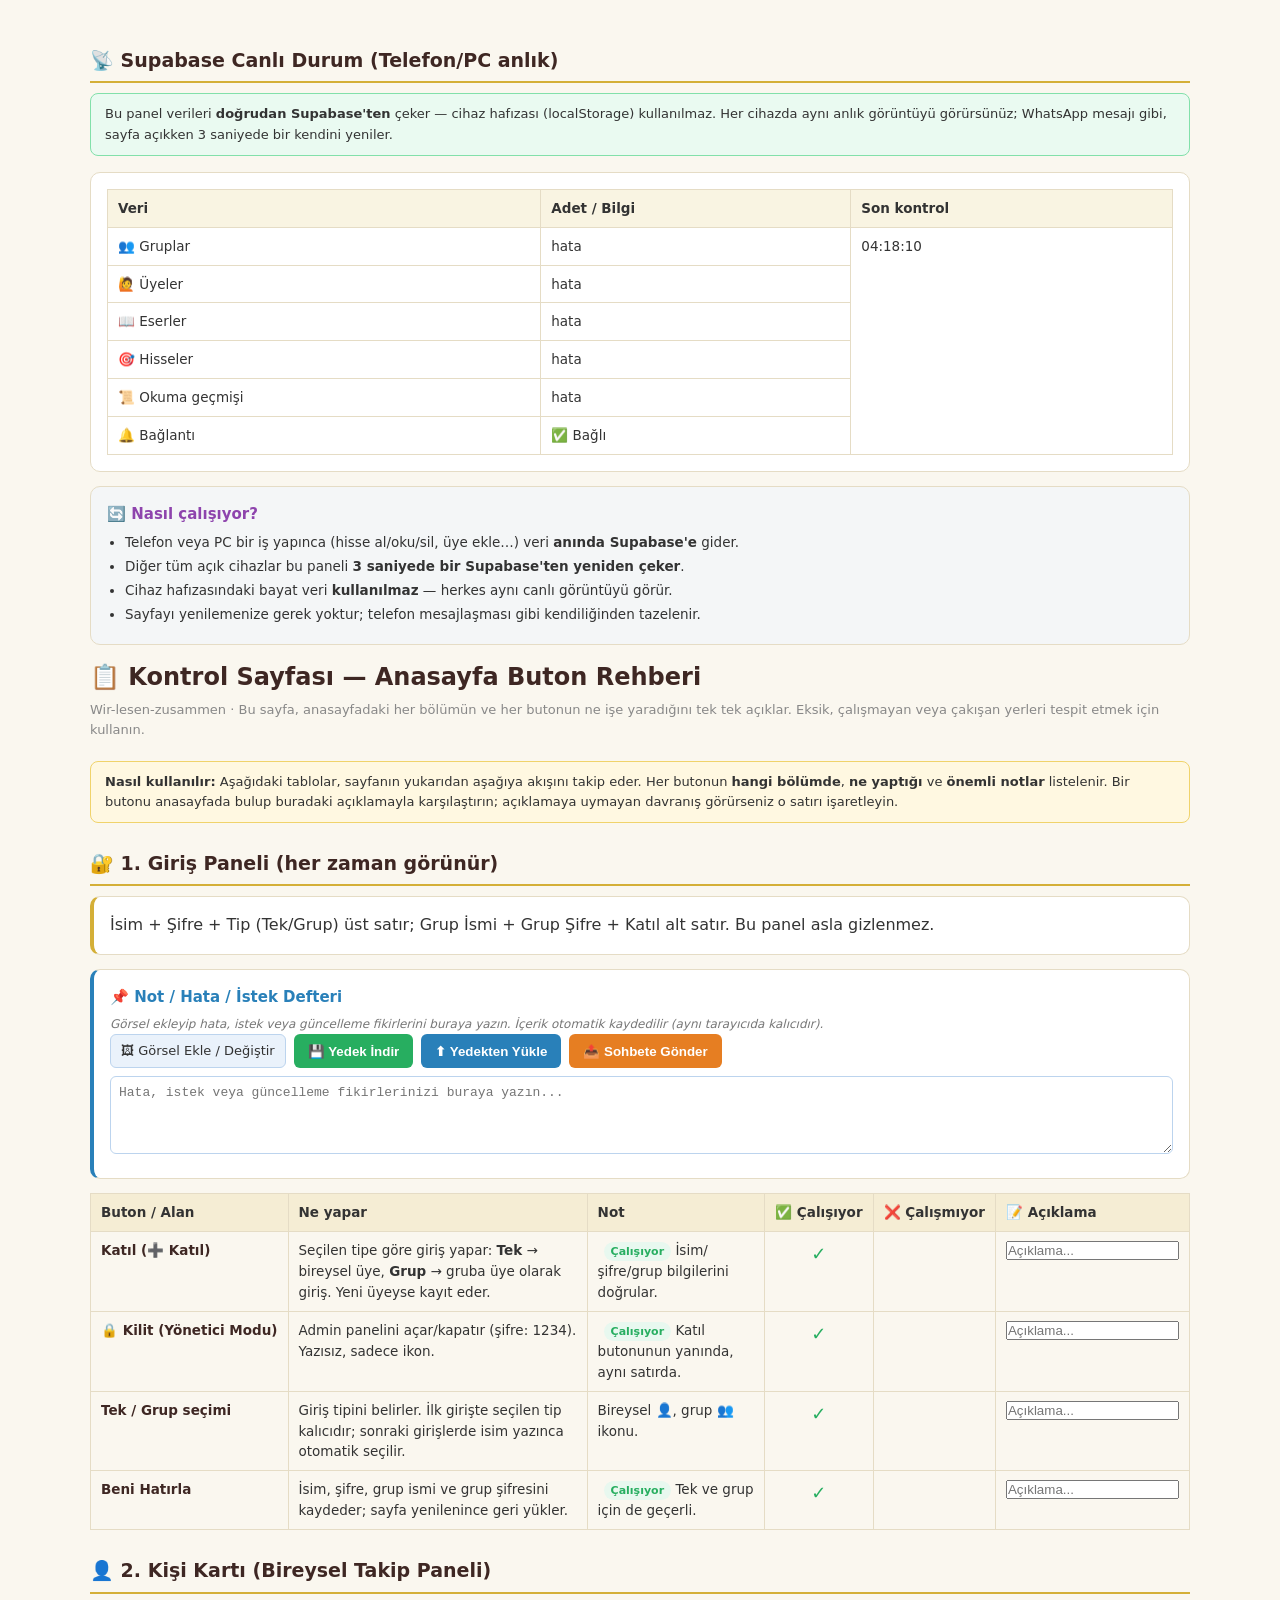
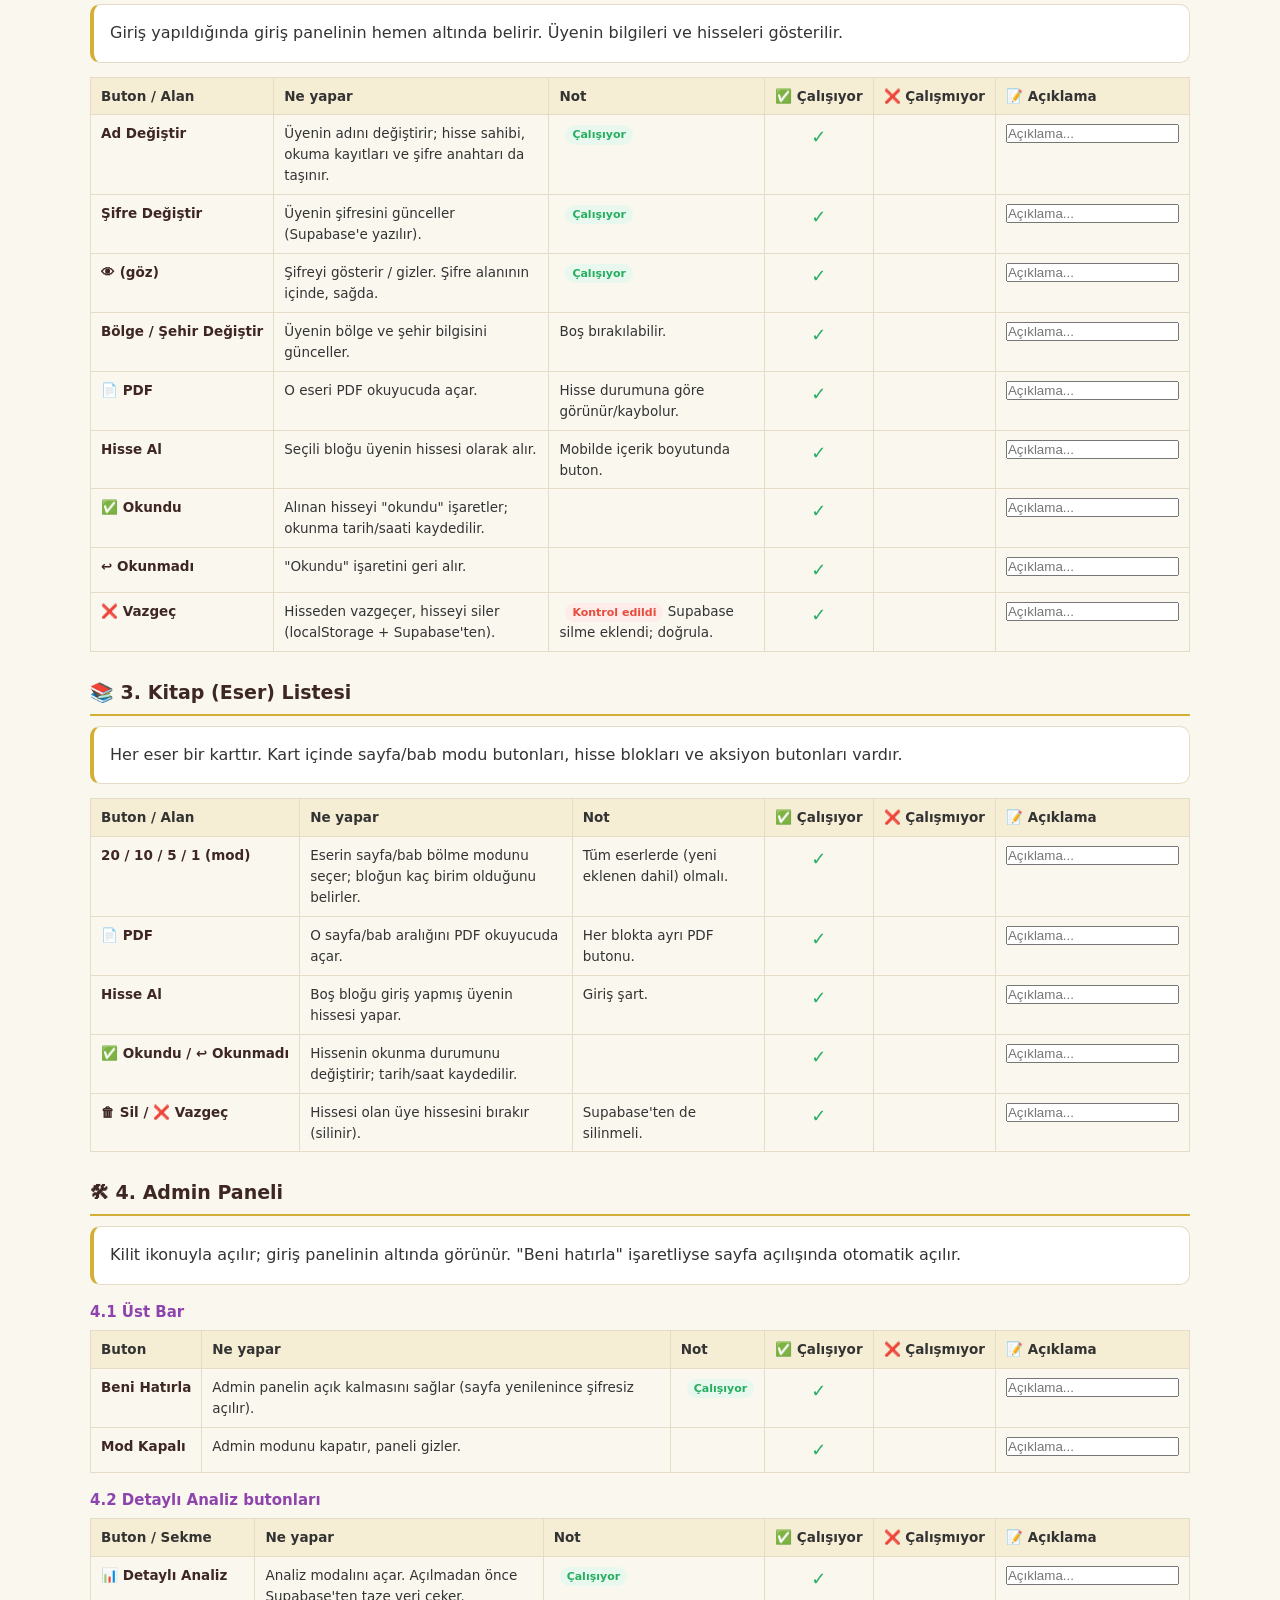
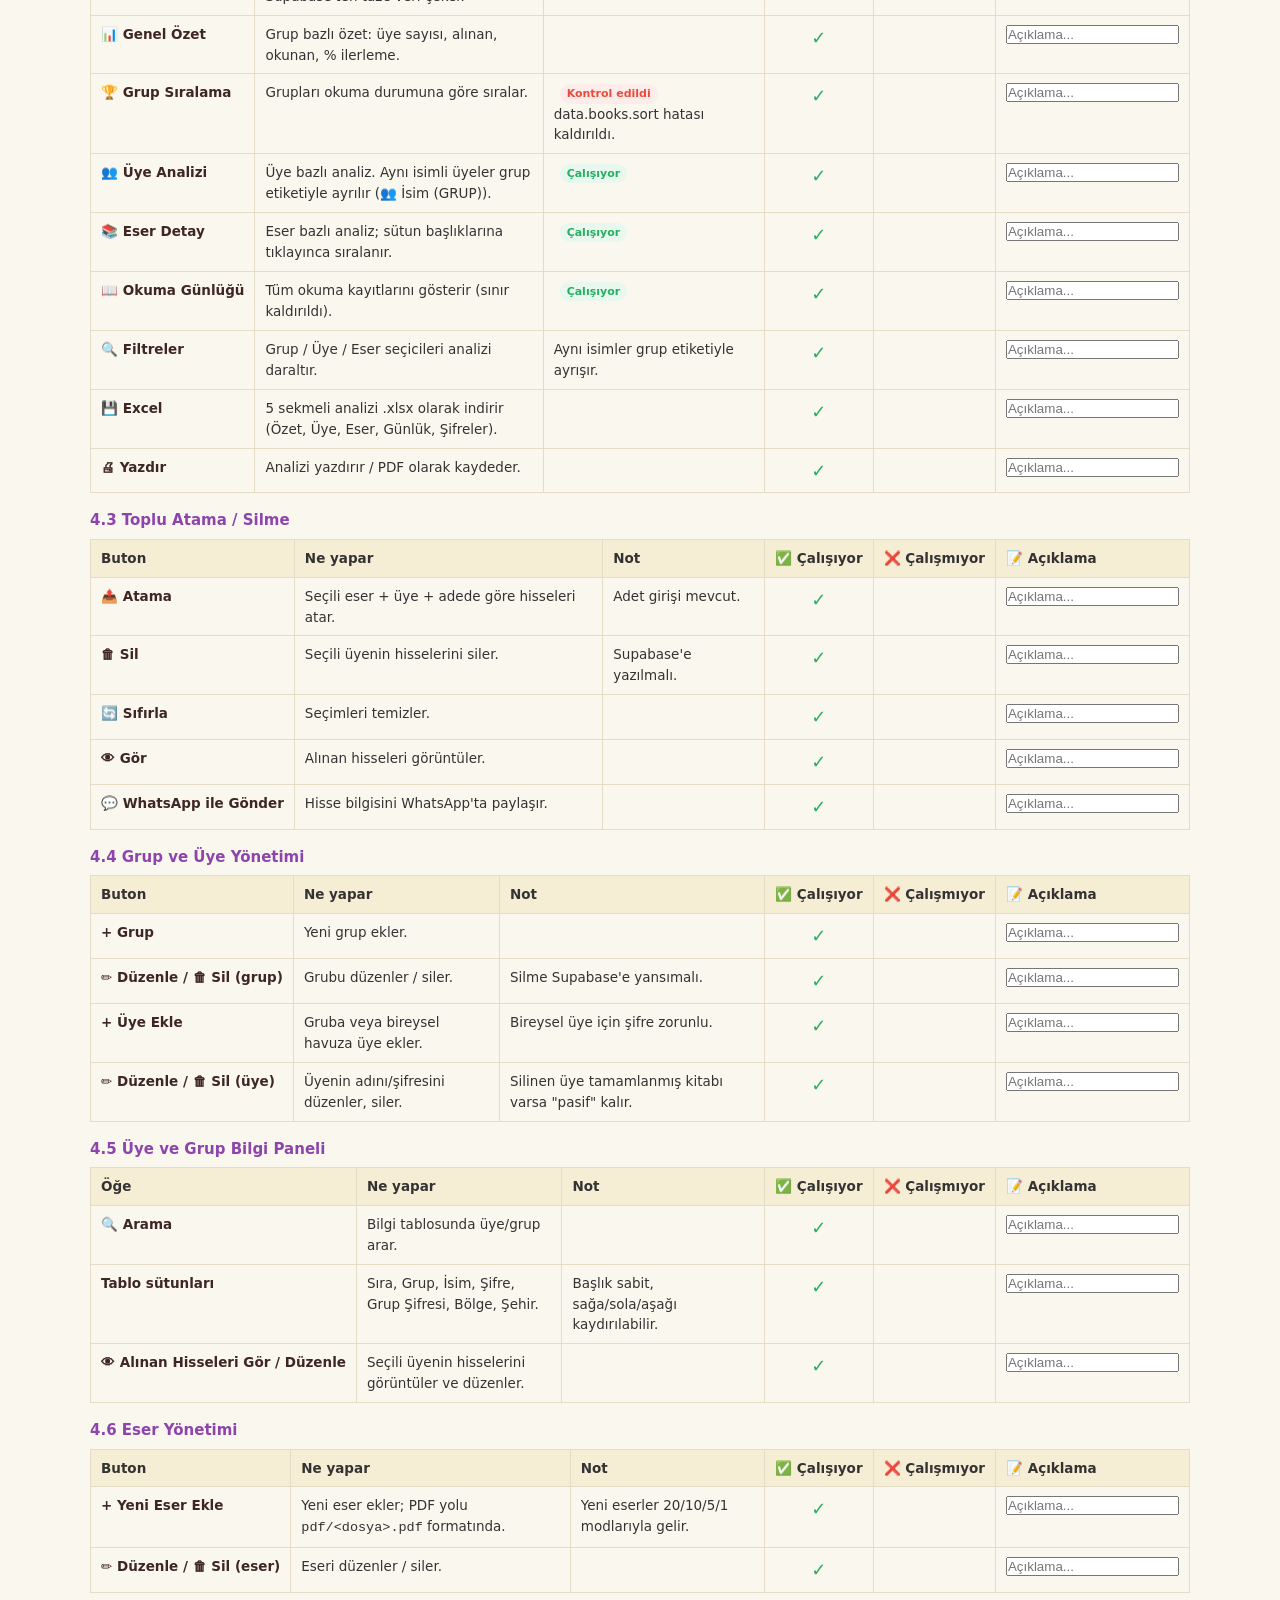
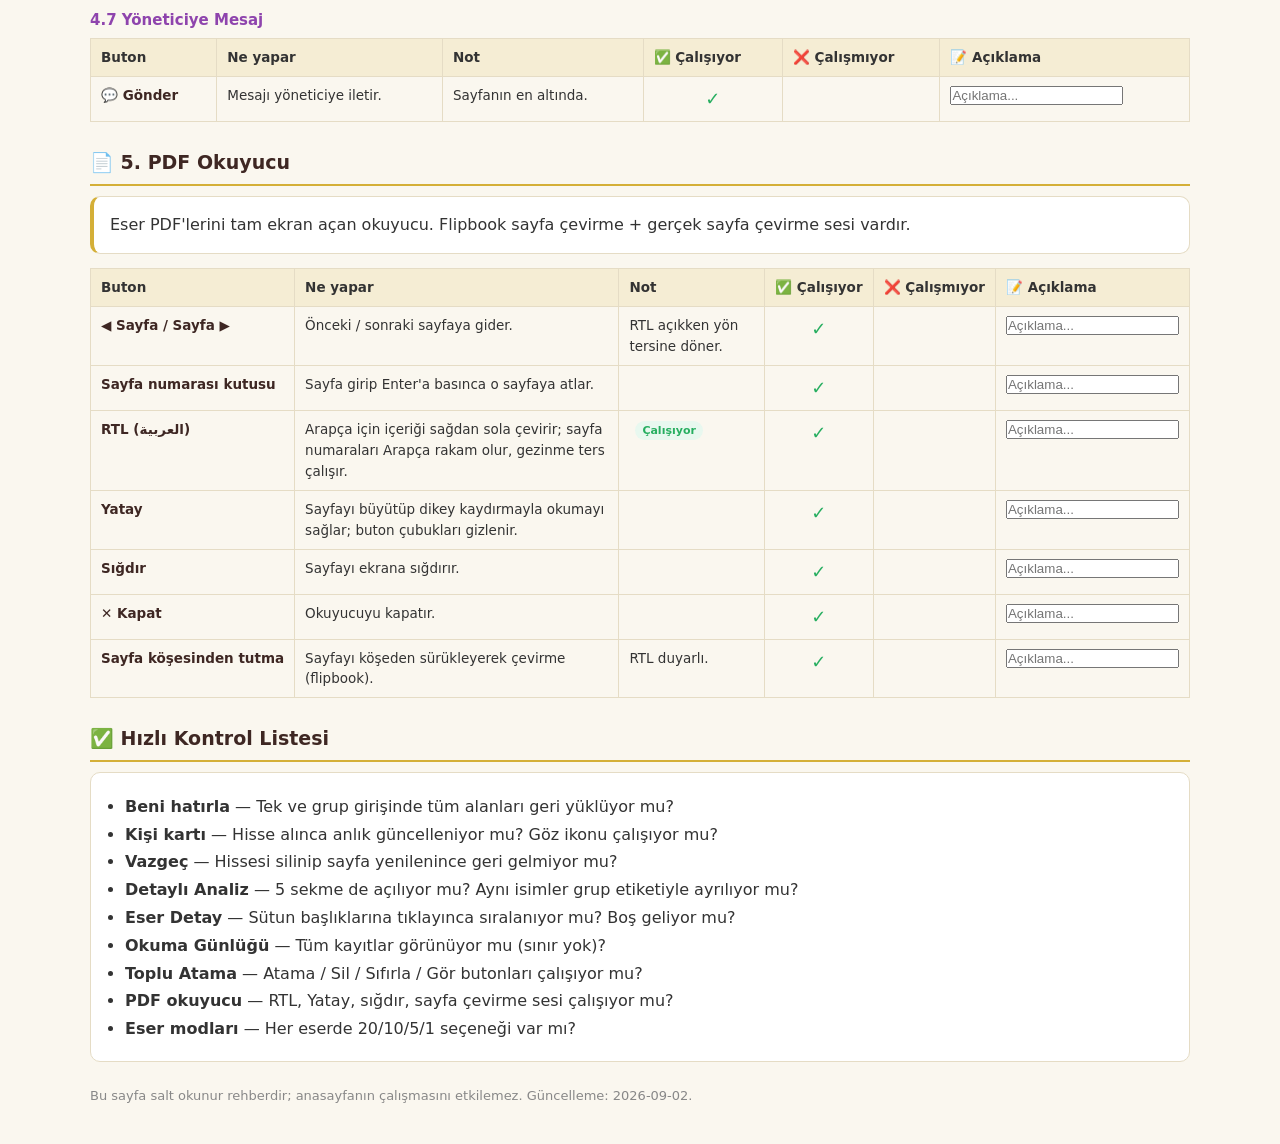
<file: kontrol.html>
<!DOCTYPE html>
<html lang="tr">
<head>
<meta charset="UTF-8">
<meta name="viewport" content="width=device-width, initial-scale=1.0">
<title>Kontrol Sayfası — Buton Rehberi</title>
<style>
  :root{--altın:#d4af37;--koyu:#3e2723;--arka:#faf7ef;--kart:#fff;--çizgi:#e5dcc5;--yeşil:#27ae60;--kırmızı:#e74c3c;--mor:#8e44ad;}
  *{box-sizing:border-box;margin:0;padding:0;}
  body{font-family:'Segoe UI',system-ui,sans-serif;background:var(--arka);color:#333;line-height:1.55;padding:20px;}
  .kap{max-width:1100px;margin:0 auto;}
  h1{font-size:24px;color:var(--koyu);margin-bottom:4px;}
  .alt{color:#888;font-size:13px;margin-bottom:20px;}
  h2{font-size:19px;color:var(--koyu);margin:26px 0 10px;padding-bottom:6px;border-bottom:2px solid var(--altın);}
  h3{font-size:15px;color:var(--mor);margin:16px 0 6px;}
  .uyarı{background:#fff8e1;border:1px solid #f0d36b;padding:10px 14px;border-radius:8px;font-size:13px;margin-bottom:16px;}
  .kart{background:var(--kart);border:1px solid var(--çizgi);border-radius:10px;padding:16px;margin-bottom:14px;}
  .kart.başlık{border-left:4px solid var(--altın);}
  table{width:100%;border-collapse:collapse;font-size:13.5px;}
  th,td{border:1px solid var(--çizgi);padding:8px 10px;text-align:left;vertical-align:top;}
  th{background:rgba(212,175,55,0.14);font-weight:600;white-space:nowrap;}
  td.buton{white-space:nowrap;font-weight:600;color:var(--koyu);}
  .rozet{display:inline-block;font-size:11px;padding:1px 7px;border-radius:10px;margin-left:6px;font-weight:600;}
  .çalışıyor{background:#e8f8ef;color:var(--yeşil);}
  .risk{background:#fdecea;color:var(--kırmızı);}
  .not{color:#777;font-size:12px;font-style:italic;}
  ul{margin:6px 0 0 18px;}
  li{margin:3px 0;}
  .onay{display:inline-block;background:var(--yeşil);color:#fff;border-radius:4px;padding:1px 8px;font-size:11px;}
  .hata{display:inline-block;background:var(--kırmızı);color:#fff;border-radius:4px;padding:1px 8px;font-size:11px;}
</style>
</head>
<body>
<!-- ===== SUPABASE CANLI DURUM PANELI ===== -->
<div class="kap" id="sb-canli" style="margin-top:26px;">
  <h2>📡 Supabase Canlı Durum (Telefon/PC anlık)</h2>
  <div class="uyarı" style="background:#eafaf1;border-color:#82e0aa;">
    Bu panel verileri <b>doğrudan Supabase'ten</b> çeker — cihaz hafızası (localStorage) kullanılmaz. Her cihazda aynı anlık görüntüyü görürsünüz; WhatsApp mesajı gibi, sayfa açıkken 3 saniyede bir kendini yeniler.
  </div>
  <div class="kart">
    <table>
      <tr><th>Veri</th><th>Adet / Bilgi</th><th>Son kontrol</th></tr>
      <tr><td>👥 Gruplar</td><td id="sbc-grup">—</td><td rowspan="6" id="sbc-saat" style="vertical-align:top;white-space:nowrap;">—</td></tr>
      <tr><td>🙋 Üyeler</td><td id="sbc-uye">—</td></tr>
      <tr><td>📖 Eserler</td><td id="sbc-eser">—</td></tr>
      <tr><td>🎯 Hisseler</td><td id="sbc-hisse">—</td></tr>
      <tr><td>📜 Okuma geçmişi</td><td id="sbc-gecmis">—</td></tr>
      <tr><td>🔔 Bağlantı</td><td id="sbc-bag">—</td></tr>
    </table>
  </div>
  <div class="kart" style="background:#f4f6f7;">
    <h3 style="margin-top:0;">🔄 Nasıl çalışıyor?</h3>
    <ul style="font-size:13.5px;margin-left:18px;">
      <li>Telefon veya PC bir iş yapınca (hisse al/oku/sil, üye ekle…) veri <b>anında Supabase'e</b> gider.</li>
      <li>Diğer tüm açık cihazlar bu paneli <b>3 saniyede bir Supabase'ten yeniden çeker</b>.</li>
      <li>Cihaz hafızasındaki bayat veri <b>kullanılmaz</b> — herkes aynı canlı görüntüyü görür.</li>
      <li>Sayfayı yenilemenize gerek yoktur; telefon mesajlaşması gibi kendiliğinden tazelenir.</li>
    </ul>
  </div>
</div>
<script>
(function(){
  var SB_URL="https://dututlhijniendbpmdrg.supabase.co/rest/v1";
  var SB_KEY="eyJhbGciOiJIUzI1NiIsInR5cCI6IkpXVCJ9.eyJpc3MiOiJzdXBhYmFzZSIsInJlZiI6ImR1dHV0bGhpam5pZW5kYnBtZHJnIiwicm9sZSI6ImFub24iLCJpYXQiOjE3ODgwODE4MDQsImV4cCI6MjEwMzY1NzgwNH0.3ft8BNNk45vI0HK5hZHmgU1n2-oQaVknG1c0ZLzO-Xw";
  var H={apikey:SB_KEY,Authorization:"Bearer "+SB_KEY,Accept:"application/json"};
  function g(id,v){ var e=document.getElementById(id); if(e) e.textContent=v; }
  function ceviri(x){ try{return JSON.parse(x);}catch(e){return null;} }
  function say(tablo){ return fetch(SB_URL+"/"+tablo+"?select=id",{headers:H}).then(function(r){ return r.headers.get('content-range')||''; }).then(function(cr){ var p=(cr||'').split('/'); return p.length?parseInt(p[p.length-1]):null; }).catch(function(){return null;}); }
  function yenile(){
    var simdi=new Date().toLocaleTimeString('tr-TR');
    g('sbc-saat',simdi);
    Promise.all([
      say('groups').then(function(n){g('sbc-grup',(n==null?'hata':n));}),
      say('members').then(function(n){g('sbc-uye',(n==null?'hata':n));}),
      say('books').then(function(n){g('sbc-eser',(n==null?'hata':n));}),
      say('shares').then(function(n){g('sbc-hisse',(n==null?'hata':n));}),
      say('book_history').then(function(n){g('sbc-gecmis',(n==null?'hata':n));})
    ]).then(function(){
      g('sbc-bag','✅ Bağlı');
    }).catch(function(){
      g('sbc-bag','❌ Bağlantı hatası');
    });
  }
  yenile();
  setInterval(yenile,3000);
})();
</script>


<div class="kap">
  <h1>📋 Kontrol Sayfası — Anasayfa Buton Rehberi</h1>
  <div class="alt">Wir-lesen-zusammen · Bu sayfa, anasayfadaki her bölümün ve her butonun ne işe yaradığını tek tek açıklar. Eksik, çalışmayan veya çakışan yerleri tespit etmek için kullanın.</div>

  <div class="uyarı">
    <b>Nasıl kullanılır:</b> Aşağıdaki tablolar, sayfanın yukarıdan aşağıya akışını takip eder. Her butonun <b>hangi bölümde</b>, <b>ne yaptığı</b> ve <b>önemli notlar</b> listelenir. Bir butonu anasayfada bulup buradaki açıklamayla karşılaştırın; açıklamaya uymayan davranış görürseniz o satırı işaretleyin.
  </div>

  <!-- ============ BÖLÜM 1: GİRİŞ PANELİ ============ -->
  <h2>🔐 1. Giriş Paneli (her zaman görünür)</h2>
  <div class="kart başlık">
    <p>İsim + Şifre + Tip (Tek/Grup) üst satır; Grup İsmi + Grup Şifre + Katıl alt satır. Bu panel asla gizlenmez.</p>
  </div>
  <div class="kart" style="border-left:4px solid #2980b9;">
    <h3 style="margin-top:0;color:#2980b9;">📌 Not / Hata / İstek Defteri</h3>
    <p class="not">Görsel ekleyip hata, istek veya güncelleme fikirlerini buraya yazın. İçerik otomatik kaydedilir (aynı tarayıcıda kalıcıdır).</p>
    <div style="display:flex;gap:8px;flex-wrap:wrap;margin-bottom:8px;">
      <label style="font-size:13px;background:#eaf2fb;border:1px solid #bcd4ee;padding:6px 10px;border-radius:6px;cursor:pointer;">🖼 Görsel Ekle / Değiştir
        <input type="file" id="kb-gorsel" accept="image/*" style="display:none;">
      </label>
      <button id="kb-kaydet" style="background:#27ae60;color:#fff;border:none;padding:6px 14px;border-radius:6px;cursor:pointer;font-weight:bold;">💾 Yedek İndir</button>
      <button id="kb-yukle-btn" style="background:#2980b9;color:#fff;border:none;padding:6px 14px;border-radius:6px;cursor:pointer;font-weight:bold;">⬆ Yedekten Yükle</button>
      <button id="kb-gonder" style="background:#e67e22;color:#fff;border:none;padding:6px 14px;border-radius:6px;cursor:pointer;font-weight:bold;">📤 Sohbete Gönder</button>
      <input type="file" id="kb-yukle" accept=".json" style="display:none;">
      <span id="kb-durum" style="font-size:12px;color:#27ae60;align-self:center;"></span>
    </div>
    <div id="kb-gorsel-oniz" style="margin-bottom:8px;"></div>
    <textarea id="kb-not" rows="4" placeholder="Hata, istek veya güncelleme fikirlerinizi buraya yazın..." style="width:100%;box-sizing:border-box;padding:8px;border:1px solid #bcd4ee;border-radius:6px;font-size:13px;"></textarea>
  </div>

  <table>
    <tr><th>Buton / Alan</th><th>Ne yapar</th><th>Not</th><th>✅ Çalışıyor</th><th>❌ Çalışmıyor</th><th>📝 Açıklama</th></tr>
    <tr data-key="k1"><td class="buton">Katıl (&#10133; Katıl)</td><td>Seçilen tipe göre giriş yapar: <b>Tek</b> → bireysel üye, <b>Grup</b> → gruba üye olarak giriş. Yeni üyeyse kayıt eder.</td><td><span class="rozet çalışıyor">Çalışıyor</span> İsim/şifre/grup bilgilerini doğrular.</td><td class="chk ok" title="Tıkla: çalışıyor işaretle"></td><td class="chk bozuk" title="Tıkla: çalışmıyor işaretle"></td><td class="acik"><input type="text" class="acik-in" placeholder="Açıklama..."></td></tr>
    <tr data-key="k2"><td class="buton">🔒 Kilit (Yönetici Modu)</td><td>Admin panelini açar/kapatır (şifre: 1234). Yazısız, sadece ikon.</td><td><span class="rozet çalışıyor">Çalışıyor</span> Katıl butonunun yanında, aynı satırda.</td><td class="chk ok" title="Tıkla: çalışıyor işaretle"></td><td class="chk bozuk" title="Tıkla: çalışmıyor işaretle"></td><td class="acik"><input type="text" class="acik-in" placeholder="Açıklama..."></td></tr>
    <tr data-key="k3"><td class="buton">Tek / Grup seçimi</td><td>Giriş tipini belirler. İlk girişte seçilen tip kalıcıdır; sonraki girişlerde isim yazınca otomatik seçilir.</td><td>Bireysel 👤, grup 👥 ikonu.</td><td class="chk ok" title="Tıkla: çalışıyor işaretle"></td><td class="chk bozuk" title="Tıkla: çalışmıyor işaretle"></td><td class="acik"><input type="text" class="acik-in" placeholder="Açıklama..."></td></tr>
    <tr data-key="k4"><td class="buton">Beni Hatırla</td><td>İsim, şifre, grup ismi ve grup şifresini kaydeder; sayfa yenilenince geri yükler.</td><td><span class="rozet çalışıyor">Çalışıyor</span> Tek ve grup için de geçerli.</td><td class="chk ok" title="Tıkla: çalışıyor işaretle"></td><td class="chk bozuk" title="Tıkla: çalışmıyor işaretle"></td><td class="acik"><input type="text" class="acik-in" placeholder="Açıklama..."></td></tr>
  </table>

  <!-- ============ BÖLÜM 2: KİŞİ KARTI ============ -->
  <h2>👤 2. Kişi Kartı (Bireysel Takip Paneli)</h2>
  <div class="kart başlık">
    <p>Giriş yapıldığında giriş panelinin hemen altında belirir. Üyenin bilgileri ve hisseleri gösterilir.</p>
  </div>
  <table>
    <tr><th>Buton / Alan</th><th>Ne yapar</th><th>Not</th><th>✅ Çalışıyor</th><th>❌ Çalışmıyor</th><th>📝 Açıklama</th></tr>
    <tr data-key="k5"><td class="buton">Ad Değiştir</td><td>Üyenin adını değiştirir; hisse sahibi, okuma kayıtları ve şifre anahtarı da taşınır.</td><td><span class="rozet çalışıyor">Çalışıyor</span></td><td class="chk ok" title="Tıkla: çalışıyor işaretle"></td><td class="chk bozuk" title="Tıkla: çalışmıyor işaretle"></td><td class="acik"><input type="text" class="acik-in" placeholder="Açıklama..."></td></tr>
    <tr data-key="k6"><td class="buton">Şifre Değiştir</td><td>Üyenin şifresini günceller (Supabase'e yazılır).</td><td><span class="rozet çalışıyor">Çalışıyor</span></td><td class="chk ok" title="Tıkla: çalışıyor işaretle"></td><td class="chk bozuk" title="Tıkla: çalışmıyor işaretle"></td><td class="acik"><input type="text" class="acik-in" placeholder="Açıklama..."></td></tr>
    <tr data-key="k7"><td class="buton">👁 (göz)</td><td>Şifreyi gösterir / gizler. Şifre alanının içinde, sağda.</td><td><span class="rozet çalışıyor">Çalışıyor</span></td><td class="chk ok" title="Tıkla: çalışıyor işaretle"></td><td class="chk bozuk" title="Tıkla: çalışmıyor işaretle"></td><td class="acik"><input type="text" class="acik-in" placeholder="Açıklama..."></td></tr>
    <tr data-key="k8"><td class="buton">Bölge / Şehir Değiştir</td><td>Üyenin bölge ve şehir bilgisini günceller.</td><td>Boş bırakılabilir.</td><td class="chk ok" title="Tıkla: çalışıyor işaretle"></td><td class="chk bozuk" title="Tıkla: çalışmıyor işaretle"></td><td class="acik"><input type="text" class="acik-in" placeholder="Açıklama..."></td></tr>
    <tr data-key="k9"><td class="buton">📄 PDF</td><td>O eseri PDF okuyucuda açar.</td><td>Hisse durumuna göre görünür/kaybolur.</td><td class="chk ok" title="Tıkla: çalışıyor işaretle"></td><td class="chk bozuk" title="Tıkla: çalışmıyor işaretle"></td><td class="acik"><input type="text" class="acik-in" placeholder="Açıklama..."></td></tr>
    <tr data-key="k10"><td class="buton">Hisse Al</td><td>Seçili bloğu üyenin hissesi olarak alır.</td><td>Mobilde içerik boyutunda buton.</td><td class="chk ok" title="Tıkla: çalışıyor işaretle"></td><td class="chk bozuk" title="Tıkla: çalışmıyor işaretle"></td><td class="acik"><input type="text" class="acik-in" placeholder="Açıklama..."></td></tr>
    <tr data-key="k11"><td class="buton">✅ Okundu</td><td>Alınan hisseyi "okundu" işaretler; okunma tarih/saati kaydedilir.</td><td></td><td class="chk ok" title="Tıkla: çalışıyor işaretle"></td><td class="chk bozuk" title="Tıkla: çalışmıyor işaretle"></td><td class="acik"><input type="text" class="acik-in" placeholder="Açıklama..."></td></tr>
    <tr data-key="k12"><td class="buton">↩ Okunmadı</td><td>"Okundu" işaretini geri alır.</td><td></td><td class="chk ok" title="Tıkla: çalışıyor işaretle"></td><td class="chk bozuk" title="Tıkla: çalışmıyor işaretle"></td><td class="acik"><input type="text" class="acik-in" placeholder="Açıklama..."></td></tr>
    <tr data-key="k13"><td class="buton">❌ Vazgeç</td><td>Hisseden vazgeçer, hisseyi siler (localStorage + Supabase'ten).</td><td><span class="rozet risk">Kontrol edildi</span> Supabase silme eklendi; doğrula.</td><td class="chk ok" title="Tıkla: çalışıyor işaretle"></td><td class="chk bozuk" title="Tıkla: çalışmıyor işaretle"></td><td class="acik"><input type="text" class="acik-in" placeholder="Açıklama..."></td></tr>
  </table>

  <!-- ============ BÖLÜM 3: KİTAP LİSTESİ ============ -->
  <h2>📚 3. Kitap (Eser) Listesi</h2>
  <div class="kart başlık">
    <p>Her eser bir karttır. Kart içinde sayfa/bab modu butonları, hisse blokları ve aksiyon butonları vardır.</p>
  </div>
  <table>
    <tr><th>Buton / Alan</th><th>Ne yapar</th><th>Not</th><th>✅ Çalışıyor</th><th>❌ Çalışmıyor</th><th>📝 Açıklama</th></tr>
    <tr data-key="k14"><td class="buton">20 / 10 / 5 / 1 (mod)</td><td>Eserin sayfa/bab bölme modunu seçer; bloğun kaç birim olduğunu belirler.</td><td>Tüm eserlerde (yeni eklenen dahil) olmalı.</td><td class="chk ok" title="Tıkla: çalışıyor işaretle"></td><td class="chk bozuk" title="Tıkla: çalışmıyor işaretle"></td><td class="acik"><input type="text" class="acik-in" placeholder="Açıklama..."></td></tr>
    <tr data-key="k15"><td class="buton">📄 PDF</td><td>O sayfa/bab aralığını PDF okuyucuda açar.</td><td>Her blokta ayrı PDF butonu.</td><td class="chk ok" title="Tıkla: çalışıyor işaretle"></td><td class="chk bozuk" title="Tıkla: çalışmıyor işaretle"></td><td class="acik"><input type="text" class="acik-in" placeholder="Açıklama..."></td></tr>
    <tr data-key="k16"><td class="buton">Hisse Al</td><td>Boş bloğu giriş yapmış üyenin hissesi yapar.</td><td>Giriş şart.</td><td class="chk ok" title="Tıkla: çalışıyor işaretle"></td><td class="chk bozuk" title="Tıkla: çalışmıyor işaretle"></td><td class="acik"><input type="text" class="acik-in" placeholder="Açıklama..."></td></tr>
    <tr data-key="k17"><td class="buton">✅ Okundu / ↩ Okunmadı</td><td>Hissenin okunma durumunu değiştirir; tarih/saat kaydedilir.</td><td></td><td class="chk ok" title="Tıkla: çalışıyor işaretle"></td><td class="chk bozuk" title="Tıkla: çalışmıyor işaretle"></td><td class="acik"><input type="text" class="acik-in" placeholder="Açıklama..."></td></tr>
    <tr data-key="k18"><td class="buton">🗑 Sil / ❌ Vazgeç</td><td>Hissesi olan üye hissesini bırakır (silinir).</td><td>Supabase'ten de silinmeli.</td><td class="chk ok" title="Tıkla: çalışıyor işaretle"></td><td class="chk bozuk" title="Tıkla: çalışmıyor işaretle"></td><td class="acik"><input type="text" class="acik-in" placeholder="Açıklama..."></td></tr>
  </table>

  <!-- ============ BÖLÜM 4: ADMIN PANELİ ============ -->
  <h2>🛠 4. Admin Paneli</h2>
  <div class="kart başlık">
    <p>Kilit ikonuyla açılır; giriş panelinin altında görünür. "Beni hatırla" işaretliyse sayfa açılışında otomatik açılır.</p>
  </div>

  <h3>4.1 Üst Bar</h3>
  <table>
    <tr><th>Buton</th><th>Ne yapar</th><th>Not</th><th>✅ Çalışıyor</th><th>❌ Çalışmıyor</th><th>📝 Açıklama</th></tr>
    <tr data-key="k19"><td class="buton">Beni Hatırla</td><td>Admin panelin açık kalmasını sağlar (sayfa yenilenince şifresiz açılır).</td><td><span class="rozet çalışıyor">Çalışıyor</span></td><td class="chk ok" title="Tıkla: çalışıyor işaretle"></td><td class="chk bozuk" title="Tıkla: çalışmıyor işaretle"></td><td class="acik"><input type="text" class="acik-in" placeholder="Açıklama..."></td></tr>
    <tr data-key="k20"><td class="buton">Mod Kapalı</td><td>Admin modunu kapatır, paneli gizler.</td><td></td><td class="chk ok" title="Tıkla: çalışıyor işaretle"></td><td class="chk bozuk" title="Tıkla: çalışmıyor işaretle"></td><td class="acik"><input type="text" class="acik-in" placeholder="Açıklama..."></td></tr>
  </table>

  <h3>4.2 Detaylı Analiz butonları</h3>
  <table>
    <tr><th>Buton / Sekme</th><th>Ne yapar</th><th>Not</th><th>✅ Çalışıyor</th><th>❌ Çalışmıyor</th><th>📝 Açıklama</th></tr>
    <tr data-key="k21"><td class="buton">📊 Detaylı Analiz</td><td>Analiz modalını açar. Açılmadan önce Supabase'ten taze veri çeker.</td><td><span class="rozet çalışıyor">Çalışıyor</span></td><td class="chk ok" title="Tıkla: çalışıyor işaretle"></td><td class="chk bozuk" title="Tıkla: çalışmıyor işaretle"></td><td class="acik"><input type="text" class="acik-in" placeholder="Açıklama..."></td></tr>
    <tr data-key="k22"><td class="buton">📊 Genel Özet</td><td>Grup bazlı özet: üye sayısı, alınan, okunan, % ilerleme.</td><td></td><td class="chk ok" title="Tıkla: çalışıyor işaretle"></td><td class="chk bozuk" title="Tıkla: çalışmıyor işaretle"></td><td class="acik"><input type="text" class="acik-in" placeholder="Açıklama..."></td></tr>
    <tr data-key="k23"><td class="buton">🏆 Grup Sıralama</td><td>Grupları okuma durumuna göre sıralar.</td><td><span class="rozet risk">Kontrol edildi</span> data.books.sort hatası kaldırıldı.</td><td class="chk ok" title="Tıkla: çalışıyor işaretle"></td><td class="chk bozuk" title="Tıkla: çalışmıyor işaretle"></td><td class="acik"><input type="text" class="acik-in" placeholder="Açıklama..."></td></tr>
    <tr data-key="k24"><td class="buton">👥 Üye Analizi</td><td>Üye bazlı analiz. Aynı isimli üyeler grup etiketiyle ayrılır (👥 İsim (GRUP)).</td><td><span class="rozet çalışıyor">Çalışıyor</span></td><td class="chk ok" title="Tıkla: çalışıyor işaretle"></td><td class="chk bozuk" title="Tıkla: çalışmıyor işaretle"></td><td class="acik"><input type="text" class="acik-in" placeholder="Açıklama..."></td></tr>
    <tr data-key="k25"><td class="buton">📚 Eser Detay</td><td>Eser bazlı analiz; sütun başlıklarına tıklayınca sıralanır.</td><td><span class="rozet çalışıyor">Çalışıyor</span></td><td class="chk ok" title="Tıkla: çalışıyor işaretle"></td><td class="chk bozuk" title="Tıkla: çalışmıyor işaretle"></td><td class="acik"><input type="text" class="acik-in" placeholder="Açıklama..."></td></tr>
    <tr data-key="k26"><td class="buton">📖 Okuma Günlüğü</td><td>Tüm okuma kayıtlarını gösterir (sınır kaldırıldı).</td><td><span class="rozet çalışıyor">Çalışıyor</span></td><td class="chk ok" title="Tıkla: çalışıyor işaretle"></td><td class="chk bozuk" title="Tıkla: çalışmıyor işaretle"></td><td class="acik"><input type="text" class="acik-in" placeholder="Açıklama..."></td></tr>
    <tr data-key="k27"><td class="buton">🔍 Filtreler</td><td>Grup / Üye / Eser seçicileri analizi daraltır.</td><td>Aynı isimler grup etiketiyle ayrışır.</td><td class="chk ok" title="Tıkla: çalışıyor işaretle"></td><td class="chk bozuk" title="Tıkla: çalışmıyor işaretle"></td><td class="acik"><input type="text" class="acik-in" placeholder="Açıklama..."></td></tr>
    <tr data-key="k28"><td class="buton">💾 Excel</td><td>5 sekmeli analizi .xlsx olarak indirir (Özet, Üye, Eser, Günlük, Şifreler).</td><td></td><td class="chk ok" title="Tıkla: çalışıyor işaretle"></td><td class="chk bozuk" title="Tıkla: çalışmıyor işaretle"></td><td class="acik"><input type="text" class="acik-in" placeholder="Açıklama..."></td></tr>
    <tr data-key="k29"><td class="buton">🖨 Yazdır</td><td>Analizi yazdırır / PDF olarak kaydeder.</td><td></td><td class="chk ok" title="Tıkla: çalışıyor işaretle"></td><td class="chk bozuk" title="Tıkla: çalışmıyor işaretle"></td><td class="acik"><input type="text" class="acik-in" placeholder="Açıklama..."></td></tr>
  </table>

  <h3>4.3 Toplu Atama / Silme</h3>
  <table>
    <tr><th>Buton</th><th>Ne yapar</th><th>Not</th><th>✅ Çalışıyor</th><th>❌ Çalışmıyor</th><th>📝 Açıklama</th></tr>
    <tr data-key="k30"><td class="buton">📤 Atama</td><td>Seçili eser + üye + adede göre hisseleri atar.</td><td>Adet girişi mevcut.</td><td class="chk ok" title="Tıkla: çalışıyor işaretle"></td><td class="chk bozuk" title="Tıkla: çalışmıyor işaretle"></td><td class="acik"><input type="text" class="acik-in" placeholder="Açıklama..."></td></tr>
    <tr data-key="k31"><td class="buton">🗑 Sil</td><td>Seçili üyenin hisselerini siler.</td><td>Supabase'e yazılmalı.</td><td class="chk ok" title="Tıkla: çalışıyor işaretle"></td><td class="chk bozuk" title="Tıkla: çalışmıyor işaretle"></td><td class="acik"><input type="text" class="acik-in" placeholder="Açıklama..."></td></tr>
    <tr data-key="k32"><td class="buton">🔄 Sıfırla</td><td>Seçimleri temizler.</td><td></td><td class="chk ok" title="Tıkla: çalışıyor işaretle"></td><td class="chk bozuk" title="Tıkla: çalışmıyor işaretle"></td><td class="acik"><input type="text" class="acik-in" placeholder="Açıklama..."></td></tr>
    <tr data-key="k33"><td class="buton">👁 Gör</td><td>Alınan hisseleri görüntüler.</td><td></td><td class="chk ok" title="Tıkla: çalışıyor işaretle"></td><td class="chk bozuk" title="Tıkla: çalışmıyor işaretle"></td><td class="acik"><input type="text" class="acik-in" placeholder="Açıklama..."></td></tr>
    <tr data-key="k34"><td class="buton">💬 WhatsApp ile Gönder</td><td>Hisse bilgisini WhatsApp'ta paylaşır.</td><td></td><td class="chk ok" title="Tıkla: çalışıyor işaretle"></td><td class="chk bozuk" title="Tıkla: çalışmıyor işaretle"></td><td class="acik"><input type="text" class="acik-in" placeholder="Açıklama..."></td></tr>
  </table>

  <h3>4.4 Grup ve Üye Yönetimi</h3>
  <table>
    <tr><th>Buton</th><th>Ne yapar</th><th>Not</th><th>✅ Çalışıyor</th><th>❌ Çalışmıyor</th><th>📝 Açıklama</th></tr>
    <tr data-key="k35"><td class="buton">+ Grup</td><td>Yeni grup ekler.</td><td></td><td class="chk ok" title="Tıkla: çalışıyor işaretle"></td><td class="chk bozuk" title="Tıkla: çalışmıyor işaretle"></td><td class="acik"><input type="text" class="acik-in" placeholder="Açıklama..."></td></tr>
    <tr data-key="k36"><td class="buton">✏ Düzenle / 🗑 Sil (grup)</td><td>Grubu düzenler / siler.</td><td>Silme Supabase'e yansımalı.</td><td class="chk ok" title="Tıkla: çalışıyor işaretle"></td><td class="chk bozuk" title="Tıkla: çalışmıyor işaretle"></td><td class="acik"><input type="text" class="acik-in" placeholder="Açıklama..."></td></tr>
    <tr data-key="k37"><td class="buton">+ Üye Ekle</td><td>Gruba veya bireysel havuza üye ekler.</td><td>Bireysel üye için şifre zorunlu.</td><td class="chk ok" title="Tıkla: çalışıyor işaretle"></td><td class="chk bozuk" title="Tıkla: çalışmıyor işaretle"></td><td class="acik"><input type="text" class="acik-in" placeholder="Açıklama..."></td></tr>
    <tr data-key="k38"><td class="buton">✏ Düzenle / 🗑 Sil (üye)</td><td>Üyenin adını/şifresini düzenler, siler.</td><td>Silinen üye tamamlanmış kitabı varsa "pasif" kalır.</td><td class="chk ok" title="Tıkla: çalışıyor işaretle"></td><td class="chk bozuk" title="Tıkla: çalışmıyor işaretle"></td><td class="acik"><input type="text" class="acik-in" placeholder="Açıklama..."></td></tr>
  </table>

  <h3>4.5 Üye ve Grup Bilgi Paneli</h3>
  <table>
    <tr><th>Öğe</th><th>Ne yapar</th><th>Not</th><th>✅ Çalışıyor</th><th>❌ Çalışmıyor</th><th>📝 Açıklama</th></tr>
    <tr data-key="k39"><td class="buton">🔍 Arama</td><td>Bilgi tablosunda üye/grup arar.</td><td></td><td class="chk ok" title="Tıkla: çalışıyor işaretle"></td><td class="chk bozuk" title="Tıkla: çalışmıyor işaretle"></td><td class="acik"><input type="text" class="acik-in" placeholder="Açıklama..."></td></tr>
    <tr data-key="k40"><td class="buton">Tablo sütunları</td><td>Sıra, Grup, İsim, Şifre, Grup Şifresi, Bölge, Şehir.</td><td>Başlık sabit, sağa/sola/aşağı kaydırılabilir.</td><td class="chk ok" title="Tıkla: çalışıyor işaretle"></td><td class="chk bozuk" title="Tıkla: çalışmıyor işaretle"></td><td class="acik"><input type="text" class="acik-in" placeholder="Açıklama..."></td></tr>
    <tr data-key="k41"><td class="buton">👁 Alınan Hisseleri Gör / Düzenle</td><td>Seçili üyenin hisselerini görüntüler ve düzenler.</td><td></td><td class="chk ok" title="Tıkla: çalışıyor işaretle"></td><td class="chk bozuk" title="Tıkla: çalışmıyor işaretle"></td><td class="acik"><input type="text" class="acik-in" placeholder="Açıklama..."></td></tr>
  </table>

  <h3>4.6 Eser Yönetimi</h3>
  <table>
    <tr><th>Buton</th><th>Ne yapar</th><th>Not</th><th>✅ Çalışıyor</th><th>❌ Çalışmıyor</th><th>📝 Açıklama</th></tr>
    <tr data-key="k42"><td class="buton">+ Yeni Eser Ekle</td><td>Yeni eser ekler; PDF yolu <code>pdf/&lt;dosya&gt;.pdf</code> formatında.</td><td>Yeni eserler 20/10/5/1 modlarıyla gelir.</td><td class="chk ok" title="Tıkla: çalışıyor işaretle"></td><td class="chk bozuk" title="Tıkla: çalışmıyor işaretle"></td><td class="acik"><input type="text" class="acik-in" placeholder="Açıklama..."></td></tr>
    <tr data-key="k43"><td class="buton">✏ Düzenle / 🗑 Sil (eser)</td><td>Eseri düzenler / siler.</td><td></td><td class="chk ok" title="Tıkla: çalışıyor işaretle"></td><td class="chk bozuk" title="Tıkla: çalışmıyor işaretle"></td><td class="acik"><input type="text" class="acik-in" placeholder="Açıklama..."></td></tr>
  </table>

  <h3>4.7 Yöneticiye Mesaj</h3>
  <table>
    <tr><th>Buton</th><th>Ne yapar</th><th>Not</th><th>✅ Çalışıyor</th><th>❌ Çalışmıyor</th><th>📝 Açıklama</th></tr>
    <tr data-key="k44"><td class="buton">💬 Gönder</td><td>Mesajı yöneticiye iletir.</td><td>Sayfanın en altında.</td><td class="chk ok" title="Tıkla: çalışıyor işaretle"></td><td class="chk bozuk" title="Tıkla: çalışmıyor işaretle"></td><td class="acik"><input type="text" class="acik-in" placeholder="Açıklama..."></td></tr>
  </table>

  <!-- ============ BÖLÜM 5: PDF OKUYUCU ============ -->
  <h2>📄 5. PDF Okuyucu</h2>
  <div class="kart başlık">
    <p>Eser PDF'lerini tam ekran açan okuyucu. Flipbook sayfa çevirme + gerçek sayfa çevirme sesi vardır.</p>
  </div>
  <table>
    <tr><th>Buton</th><th>Ne yapar</th><th>Not</th><th>✅ Çalışıyor</th><th>❌ Çalışmıyor</th><th>📝 Açıklama</th></tr>
    <tr data-key="k45"><td class="buton">◀ Sayfa / Sayfa ▶</td><td>Önceki / sonraki sayfaya gider.</td><td>RTL açıkken yön tersine döner.</td><td class="chk ok" title="Tıkla: çalışıyor işaretle"></td><td class="chk bozuk" title="Tıkla: çalışmıyor işaretle"></td><td class="acik"><input type="text" class="acik-in" placeholder="Açıklama..."></td></tr>
    <tr data-key="k46"><td class="buton">Sayfa numarası kutusu</td><td>Sayfa girip Enter'a basınca o sayfaya atlar.</td><td></td><td class="chk ok" title="Tıkla: çalışıyor işaretle"></td><td class="chk bozuk" title="Tıkla: çalışmıyor işaretle"></td><td class="acik"><input type="text" class="acik-in" placeholder="Açıklama..."></td></tr>
    <tr data-key="k47"><td class="buton">RTL (العربية)</td><td>Arapça için içeriği sağdan sola çevirir; sayfa numaraları Arapça rakam olur, gezinme ters çalışır.</td><td><span class="rozet çalışıyor">Çalışıyor</span></td><td class="chk ok" title="Tıkla: çalışıyor işaretle"></td><td class="chk bozuk" title="Tıkla: çalışmıyor işaretle"></td><td class="acik"><input type="text" class="acik-in" placeholder="Açıklama..."></td></tr>
    <tr data-key="k48"><td class="buton">Yatay</td><td>Sayfayı büyütüp dikey kaydırmayla okumayı sağlar; buton çubukları gizlenir.</td><td></td><td class="chk ok" title="Tıkla: çalışıyor işaretle"></td><td class="chk bozuk" title="Tıkla: çalışmıyor işaretle"></td><td class="acik"><input type="text" class="acik-in" placeholder="Açıklama..."></td></tr>
    <tr data-key="k49"><td class="buton">Sığdır</td><td>Sayfayı ekrana sığdırır.</td><td></td><td class="chk ok" title="Tıkla: çalışıyor işaretle"></td><td class="chk bozuk" title="Tıkla: çalışmıyor işaretle"></td><td class="acik"><input type="text" class="acik-in" placeholder="Açıklama..."></td></tr>
    <tr data-key="k50"><td class="buton">✕ Kapat</td><td>Okuyucuyu kapatır.</td><td></td><td class="chk ok" title="Tıkla: çalışıyor işaretle"></td><td class="chk bozuk" title="Tıkla: çalışmıyor işaretle"></td><td class="acik"><input type="text" class="acik-in" placeholder="Açıklama..."></td></tr>
    <tr data-key="k51"><td class="buton">Sayfa köşesinden tutma</td><td>Sayfayı köşeden sürükleyerek çevirme (flipbook).</td><td>RTL duyarlı.</td><td class="chk ok" title="Tıkla: çalışıyor işaretle"></td><td class="chk bozuk" title="Tıkla: çalışmıyor işaretle"></td><td class="acik"><input type="text" class="acik-in" placeholder="Açıklama..."></td></tr>
  </table>

  <!-- ============ KONTROL LİSTESİ ============ -->
  <h2>✅ Hızlı Kontrol Listesi</h2>
  <div class="kart">
    <ul>
      <li><b>Beni hatırla</b> — Tek ve grup girişinde tüm alanları geri yüklüyor mu?</li>
      <li><b>Kişi kartı</b> — Hisse alınca anlık güncelleniyor mu? Göz ikonu çalışıyor mu?</li>
      <li><b>Vazgeç</b> — Hissesi silinip sayfa yenilenince geri gelmiyor mu?</li>
      <li><b>Detaylı Analiz</b> — 5 sekme de açılıyor mu? Aynı isimler grup etiketiyle ayrılıyor mu?</li>
      <li><b>Eser Detay</b> — Sütun başlıklarına tıklayınca sıralanıyor mu? Boş geliyor mu?</li>
      <li><b>Okuma Günlüğü</b> — Tüm kayıtlar görünüyor mu (sınır yok)?</li>
      <li><b>Toplu Atama</b> — Atama / Sil / Sıfırla / Gör butonları çalışıyor mu?</li>
      <li><b>PDF okuyucu</b> — RTL, Yatay, sığdır, sayfa çevirme sesi çalışıyor mu?</li>
      <li><b>Eser modları</b> — Her eserde 20/10/5/1 seçeneği var mı?</li>
    </ul>
  </div>

  <div class="alt" style="margin-top:24px;">Bu sayfa salt okunur rehberdir; anasayfanın çalışmasını etkilemez. Güncelleme: 2026-09-02.</div>
</div>

<style>
  .chk{text-align:center;cursor:pointer;min-width:44px;user-select:none;font-size:18px;font-weight:bold;}
  .chk.ok:hover{background:#e8f8ef;} .chk.bozuk:hover{background:#fdecea;}
  .chk.ok.marked{color:#27ae60;} .chk.bozuk.marked{color:#e74c3c;}
</style>
<script>
(function(){
  function sa (r){ return 'kc_'+ r; }
  function temizle(row){ var ok=row.querySelector('.chk.ok'), bx=row.querySelector('.chk.bozuk'); if(ok)ok.textContent=''; if(bx)bx.textContent=''; }
  // Aciklama girdisini localStorage'dan yukle ve kaydet
  document.querySelectorAll('tr[data-key] .acik-in').forEach(function(inp){
    var rk='kc_acik_'+inp.closest('tr[data-key]').getAttribute('data-key');
    var kayit=localStorage.getItem(rk); if(kayit) inp.value=kayit;
    inp.addEventListener('input', function(){ localStorage.setItem(rk, inp.value); });
  });
  document.querySelectorAll('tr[data-key]').forEach(function(row){
    var ok=row.querySelector('.chk.ok'), bx=row.querySelector('.chk.bozuk'), rk=sa(row.getAttribute('data-key'));
    // kaydet (kaydedilen durumu geri yukle)
    var kayit = localStorage.getItem(rk);
    if (kayit==='bozuk' && bx){ bx.textContent='✗'; bx.classList.add('marked'); }
    else { if(ok){ ok.textContent='✓'; ok.classList.add('marked'); } } // varsayilan: calisiyor
    function tık(cell, val){
      return function(){
        if (cell.textContent){ cell.textContent=''; cell.classList.remove('marked'); localStorage.removeItem(rk); }
        else { temizle(row); cell.textContent=val; cell.classList.add('marked'); localStorage.setItem(rk, (val==='✓'?'ok':'bozuk')); }
      };
    }
    if(ok) ok.addEventListener('click', tık(ok,'✓'));
    if(bx) bx.addEventListener('click', tık(bx,'✗'));
  });

  // --- Not defteri: gorunum + not + yedek ---
  var durum=document.getElementById('kb-durum');
  function durumMesaj(m){ if(durum){ durum.textContent=m; setTimeout(function(){ durum.textContent=''; },2500); } }
  function notKaydet(){
    var gorsel=localStorage.getItem('kc_not_gorsel')||'';
    var metin=(document.getElementById('kb-not')||{}).value||'';
    localStorage.setItem('kc_not_gorsel', gorsel);
    localStorage.setItem('kc_not_metin', metin);
  }
  function gorselGoster(){
    var oniz=document.getElementById('kb-gorsel-oniz'); if(!oniz) return;
    var gorsel=localStorage.getItem('kc_not_gorsel')||'';
    oniz.innerHTML = gorsel ? '<img src="'+gorsel+'" style="max-width:280px;max-height:220px;border:1px solid #bcd4ee;border-radius:6px;">' : '';
  }
  // metni geri yukle
  var kbNot=document.getElementById('kb-not');
  if(kbNot){ kbNot.value = localStorage.getItem('kc_not_metin')||''; kbNot.addEventListener('input', notKaydet); }
  gorselGoster();
  // gorsel sec
  var gFile=document.getElementById('kb-gorsel');
  if(gFile) gFile.addEventListener('change', function(){
    if(!gFile.files || !gFile.files[0]) return;
    var r=new FileReader();
    r.onload=function(){ localStorage.setItem('kc_not_gorsel', r.result); gorselGoster(); notKaydet(); durumMesaj('Görsel kaydedildi.'); };
    r.readAsDataURL(gFile.files[0]);
  });
  // yedek indir
  var kbKaydet=document.getElementById('kb-kaydet');
  if(kbKaydet) kbKaydet.addEventListener('click', function(){
    notKaydet();
    var veri={ gorsel: localStorage.getItem('kc_not_gorsel')||'', metin: localStorage.getItem('kc_not_metin')||'', satirlar:{} };
    document.querySelectorAll('tr[data-key]').forEach(function(row){
      var k=row.getAttribute('data-key');
      veri.satirlar[k]={ durum: localStorage.getItem('kc_'+k)||'', not: localStorage.getItem('kc_acik_'+k)||'' };
    });
    var blob=new Blob([JSON.stringify(veri,null,2)],{type:'application/json'});
    var a=document.createElement('a'); a.href=URL.createObjectURL(blob); a.download='kontrol_yedek.json'; a.click();
    durumMesaj('Yedek indirildi.');
  });
  // Sohbete gonder: isaretler + aciklamalar kopyalanabilir metin olarak gosterilir
  var kbGonder=document.getElementById('kb-gonder');
  if(kbGonder) kbGonder.addEventListener('click', function(){
    var satirlar=[];
    document.querySelectorAll('tr[data-key]').forEach(function(row){
      var k=row.getAttribute('data-key'), durum=localStorage.getItem('kc_'+k)||'', not=localStorage.getItem('kc_acik_'+k)||'';
      var baslik=row.getAttribute('data-key')||'';
      if(durum==='bozuk'||not){ satirlar.push('['+baslik+'] Durum: '+(durum==='bozuk'?'CALISMIYOR':(durum==='ok'?'calisiyor':''))+' | Aciklama: '+(not||'-')); }
    });
    var metin='KONTROL RAPORU\n==============\n'+(satirlar.length?satirlar.join('\n'):'Calismayan isaretli yok.')+'\n\nNot defteri:\n'+(localStorage.getItem('kc_not_metin')||'(bos)');
    var alan=document.createElement('textarea');
    alan.value=metin; alan.style.cssText='width:100%;height:220px;box-sizing:border-box;font-size:12px;';
    alan.readOnly=true;
    var kapak=document.createElement('div');
    kapak.style.cssText='position:fixed;top:0;left:0;right:0;bottom:0;background:rgba(0,0,0,0.55);z-index:999;display:flex;align-items:center;justify-content:center;';
    var kutu=document.createElement('div');
    kutu.style.cssText='background:#fff;padding:18px;border-radius:10px;max-width:560px;width:92%;box-sizing:border-box;';
    kutu.innerHTML='<h3 style="margin-top:0;color:#e67e22;">Kopyala ve sohbete yapistir</h3>';
    var kop=document.createElement('button');
    kop.textContent='Kopyala'; kop.style.cssText='background:#e67e22;color:#fff;border:none;padding:6px 14px;border-radius:6px;cursor:pointer;font-weight:bold;';
    kop.onclick=function(){ alan.select(); document.execCommand('copy'); durumMesaj('Kopyalandi - sohbete yapistirin.'); };
    var kap=document.createElement('button');
    kap.textContent='Kapat'; kap.style.cssText='background:#7f8c8d;color:#fff;border:none;padding:6px 14px;border-radius:6px;cursor:pointer;margin-left:8px;';
    kap.onclick=function(){ kapak.remove(); };
    var bar=document.createElement('div'); bar.style.cssText='margin-top:8px;';
    bar.appendChild(kop); bar.appendChild(kap);
    kutu.appendChild(alan); kutu.appendChild(bar);
    kapak.appendChild(kutu); document.body.appendChild(kapak);
    alan.select();
  });

  // yedekten yukle
  var yBtn=document.getElementById('kb-yukle-btn'), yFile=document.getElementById('kb-yukle');
  if(yBtn) yBtn.addEventListener('click', function(){ if(yFile) yFile.click(); });
  if(yFile) yFile.addEventListener('change', function(){
    if(!yFile.files||!yFile.files[0]) return;
    var r=new FileReader();
    r.onload=function(){
      try{
        var v=JSON.parse(r.result);
        localStorage.setItem('kc_not_gorsel', v.gorsel||''); localStorage.setItem('kc_not_metin', v.metin||'');
        if(kbNot) kbNot.value=v.metin||'';
        gorselGoster();
        document.querySelectorAll('tr[data-key]').forEach(function(row){
          var k=row.getAttribute('data-key'), s=v.satirlar&&v.satirlar[k];
          if(s){ localStorage.setItem('kc_'+k, s.durum||''); localStorage.setItem('kc_acik_'+k, s.not||''); }
        });
        location.reload();
      }catch(e){ alert('Yedek okunamadı.'); }
    };
    r.readAsText(yFile.files[0]);
  });
})();
</script>

</body>
</html>
</file>
